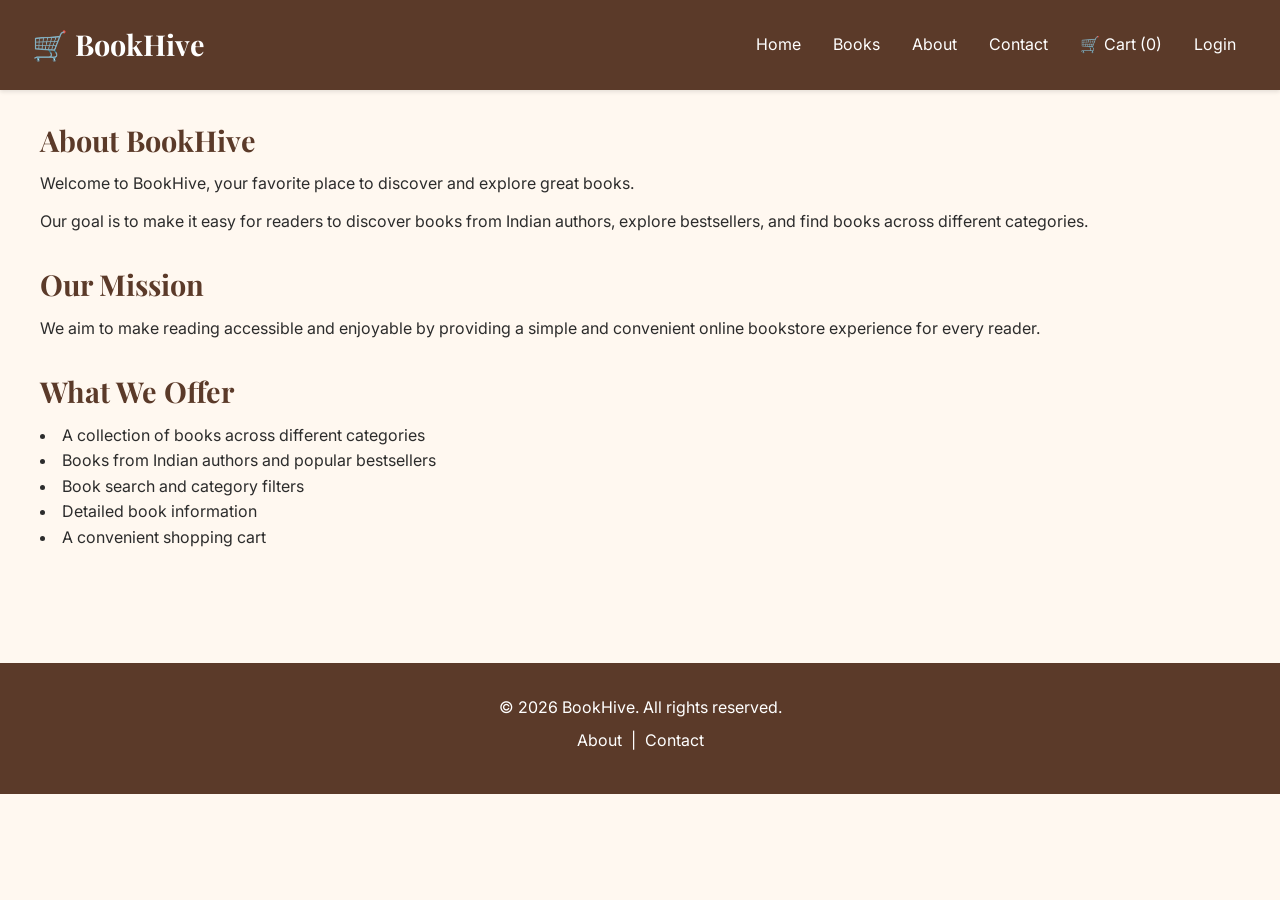
<file: about.html>
<!DOCTYPE html>
<html lang="en">
<head>
<link href="https://fonts.googleapis.com/css2?family=Inter:wght@400;500;600;700&family=Playfair+Display:wght@400;500;600;700&display=swap" rel="stylesheet">
<link rel="stylesheet" href="css/style.css">
<link rel="stylesheet" href="css/responsive.css">
    <meta charset="UTF-8">
    <meta name="viewport" content="width=device-width, initial-scale=1.0">
    <title>About Us - BookHive</title>

    <link rel="stylesheet" href="css/style.css">
    <link rel="stylesheet" href="css/responsive.css">
</head>
<body>

    <!-- HEADER WITH NAVIGATION -->
    <header>
        <h1>🛒 BookHive</h1>

        <nav>
            <a href="index.html">Home</a>
            <a href="books.html">Books</a>
            <a href="about.html">About</a>
            <a href="contact.html">Contact</a>
            <a href="cart.html">🛒 Cart (0)</a>
            <a href="login.html">Login</a>
        </nav>
    </header>

    <!-- MAIN CONTENT -->
    <main>
        <section class="about-section">
            <h2>About BookHive</h2>

            <p>
                Welcome to BookHive, your favorite place to discover
                and explore great books.
            </p>

            <p>
                Our goal is to make it easy for readers to discover
                books from Indian authors, explore bestsellers, and
                find books across different categories.
            </p>
        </section>

        <section class="about-section">
            <h2>Our Mission</h2>

            <p>
                We aim to make reading accessible and enjoyable by
                providing a simple and convenient online bookstore
                experience for every reader.
            </p>
        </section>

        <section class="about-section">
            <h2>What We Offer</h2>

            <ul>
                <li>A collection of books across different categories</li>
                <li>Books from Indian authors and popular bestsellers</li>
                <li>Book search and category filters</li>
                <li>Detailed book information</li>
                <li>A convenient shopping cart</li>
            </ul>
        </section>
    </main>

    <!-- FOOTER -->
    <footer>
        <p>&copy; 2026 BookHive. All rights reserved.</p>

        <p>
            <a href="about.html">About</a> |
            <a href="contact.html">Contact</a>
        </p>
    </footer>

</body>
</html>
</file>
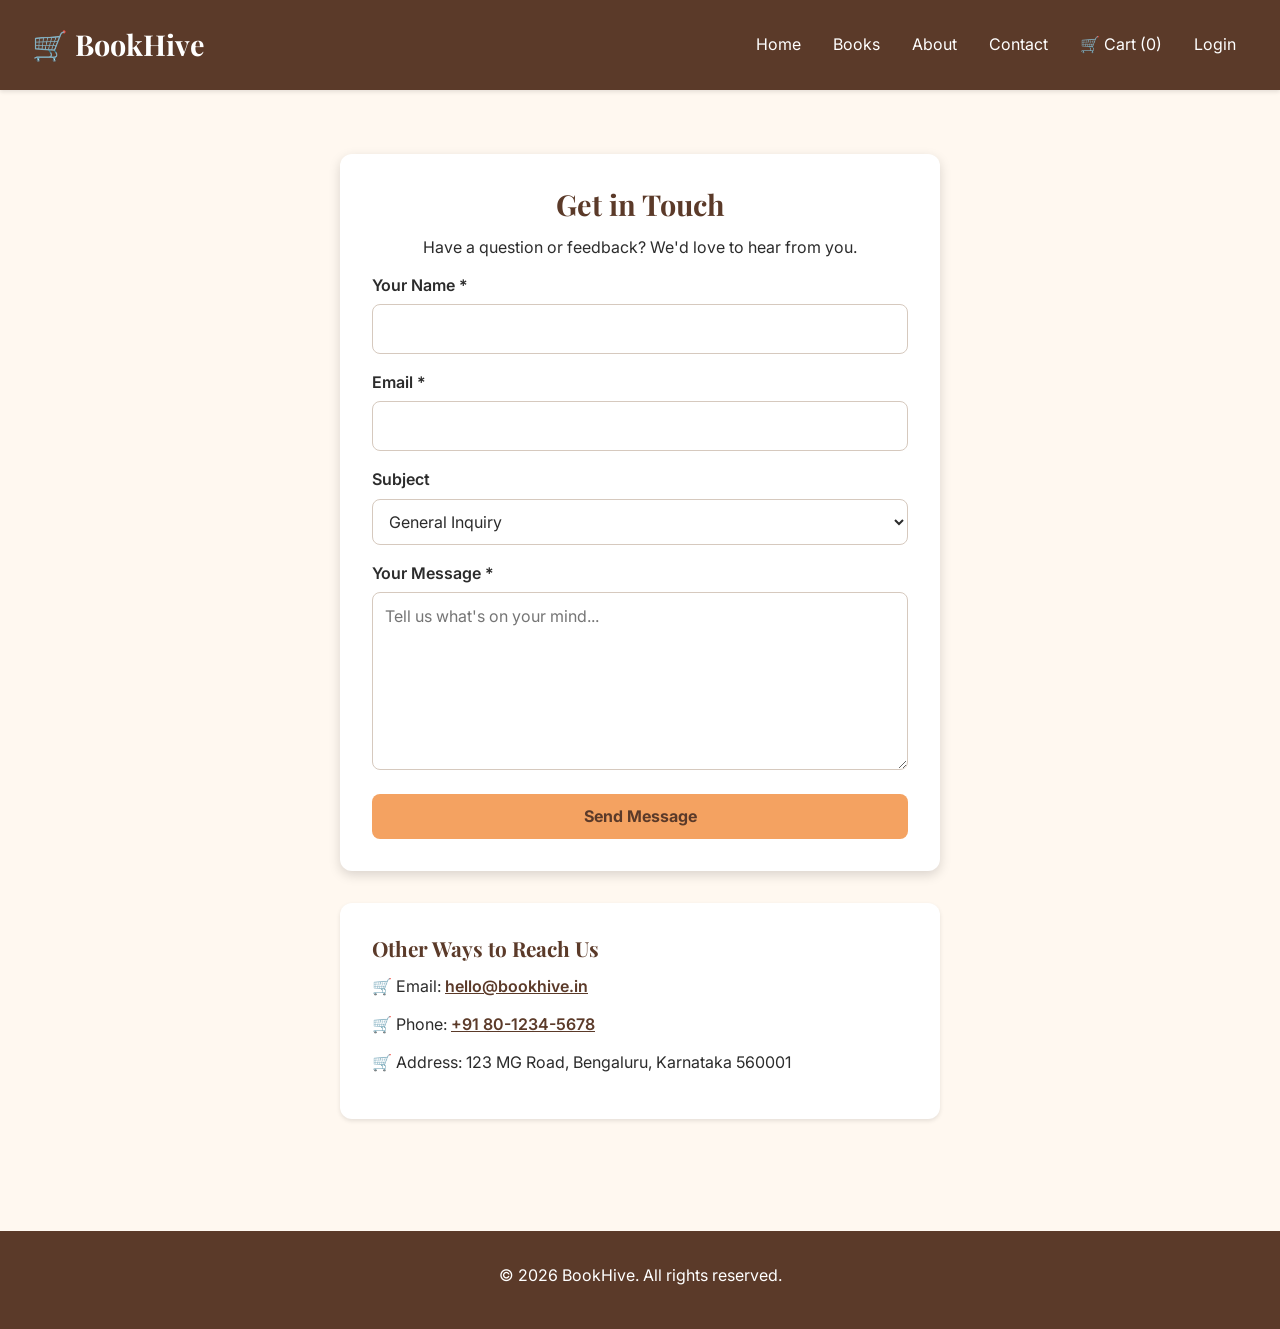
<file: contact.html>
<!DOCTYPE html>
<html lang="en">
<head>
<link href="https://fonts.googleapis.com/css2?family=Inter:wght@400;500;600;700&family=Playfair+Display:wght@400;500;600;700&display=swap" rel="stylesheet">
<link rel="stylesheet" href="css/style.css">
<link rel="stylesheet" href="css/responsive.css">
    <meta charset="UTF-8">
    <meta name="viewport" content="width=device-width, initial-scale=1.0">
    <title>Contact Us - BookHive</title>
</head>
<body>

    <header>
        <h1>🛒 BookHive</h1>
        <nav>
            <a href="index.html">Home</a>
            <a href="books.html">Books</a>
            <a href="about.html">About</a>
            <a href="contact.html">Contact</a>
            <a href="cart.html">🛒 Cart (0)</a>
            <a href="login.html">Login</a>
        </nav>
    </header>

    <main>
        <section class="contact-section">
            <h2>Get in Touch</h2>
            <p>Have a question or feedback? We'd love to hear from you.</p>

            <form action="#" method="POST" class="contact-form">

                <div class="form-group">
                    <label for="name">Your Name *</label>
                    <input type="text" id="name" name="name" required>
                </div>

                <div class="form-group">
                    <label for="email">Email *</label>
                    <input type="email" id="email" name="email" required>
                </div>

                <div class="form-group">
                    <label for="subject">Subject</label>
                    <select id="subject" name="subject">
                        <option value="general">General Inquiry</option>
                        <option value="order">Order Issue</option>
                        <option value="suggestion">Book Suggestion</option>
                        <option value="partnership">Partnership</option>
                    </select>
                </div>

                <div class="form-group">
                    <label for="message">Your Message *</label>
                    <textarea
                        id="message"
                        name="message"
                        rows="6"
                        placeholder="Tell us what's on your mind..."
                        required
                    ></textarea>
                </div>

                <button type="submit" class="btn-primary">
                    Send Message
                </button>

            </form>
        </section>

        <section class="contact-info">
            <h3>Other Ways to Reach Us</h3>

            <p>🛒 Email:
                <a href="mailto:hello@bookhive.in">
                    hello@bookhive.in
                </a>
            </p>

            <p>🛒 Phone:
                <a href="tel:+918012345678">
                    +91 80-1234-5678
                </a>
            </p>

            <p>🛒 Address: 123 MG Road, Bengaluru, Karnataka 560001</p>
        </section>
    </main>

    <footer>
        <p>&copy; 2026 BookHive. All rights reserved.</p>
    </footer>

</body>
</html>
</file>
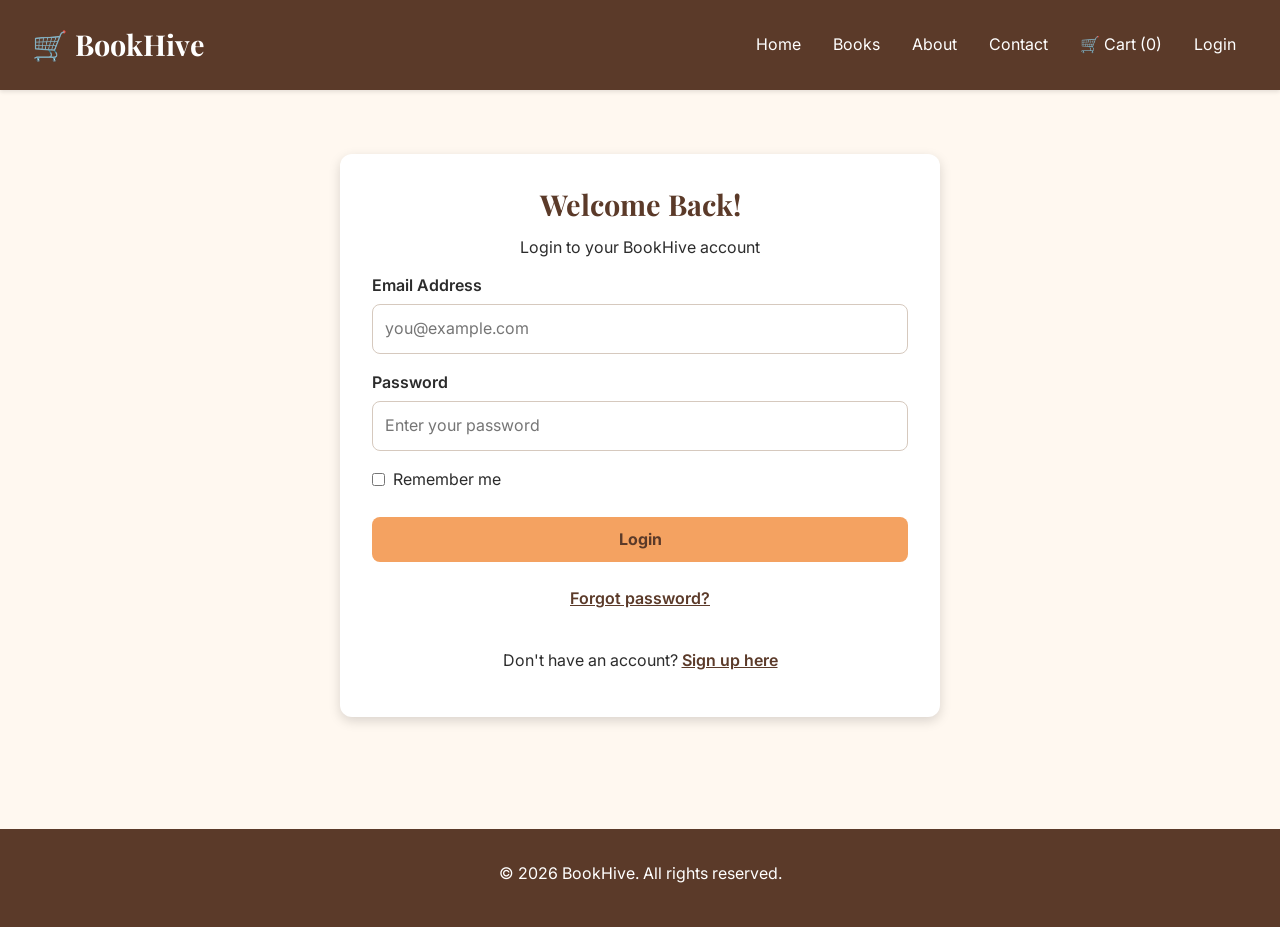
<file: login.html>
<!DOCTYPE html>
<html lang="en">
<head>
<link href="https://fonts.googleapis.com/css2?family=Inter:wght@400;500;600;700&family=Playfair+Display:wght@400;500;600;700&display=swap" rel="stylesheet">
<link rel="stylesheet" href="css/style.css">
<link rel="stylesheet" href="css/responsive.css">
    <meta charset="UTF-8">
    <meta name="viewport" content="width=device-width, initial-scale=1.0">
    <title>Login - BookHive</title>
</head>
<body>

    <!-- Header -->
    <header>
        <h1>🛒 BookHive</h1>
        <nav>
            <a href="index.html">Home</a>
            <a href="books.html">Books</a>
            <a href="about.html">About</a>
            <a href="contact.html">Contact</a>
            <a href="cart.html">🛒 Cart (0)</a>
            <a href="login.html">Login</a>
        </nav>
    </header>

    <!-- Login Form -->
    <main>
        <section class="form-section">
            <h2>Welcome Back!</h2>
            <p>Login to your BookHive account</p>

            <form action="#" method="POST" class="login-form">

                <!-- Email field -->
                <div class="form-group">
                    <label for="email">Email Address</label>
                    <input
                        type="email"
                        id="email"
                        name="email"
                        placeholder="you@example.com"
                        required
                    >
                </div>

                <!-- Password field -->
                <div class="form-group">
                    <label for="password">Password</label>
                    <input
                        type="password"
                        id="password"
                        name="password"
                        placeholder="Enter your password"
                        minlength="6"
                        required
                    >
                </div>

                <!-- Remember me checkbox -->
                <div class="form-group checkbox-group">
                    <input type="checkbox" id="remember" name="remember">
                    <label for="remember">Remember me</label>
                </div>

                <!-- Login button -->
                <button type="submit" class="btn-primary">Login</button>

                <!-- Forgot password -->
                <p class="form-link">
                    <a href="#">Forgot password?</a>
                </p>

                <!-- Signup link -->
                <p class="form-link">
                    Don't have an account?
                    <a href="signup.html">Sign up here</a>
                </p>

            </form>
        </section>
    </main>

    <!-- Footer -->
    <footer>
        <p>&copy; 2026 BookHive. All rights reserved.</p>
    </footer>

</body>
</html>
</file>
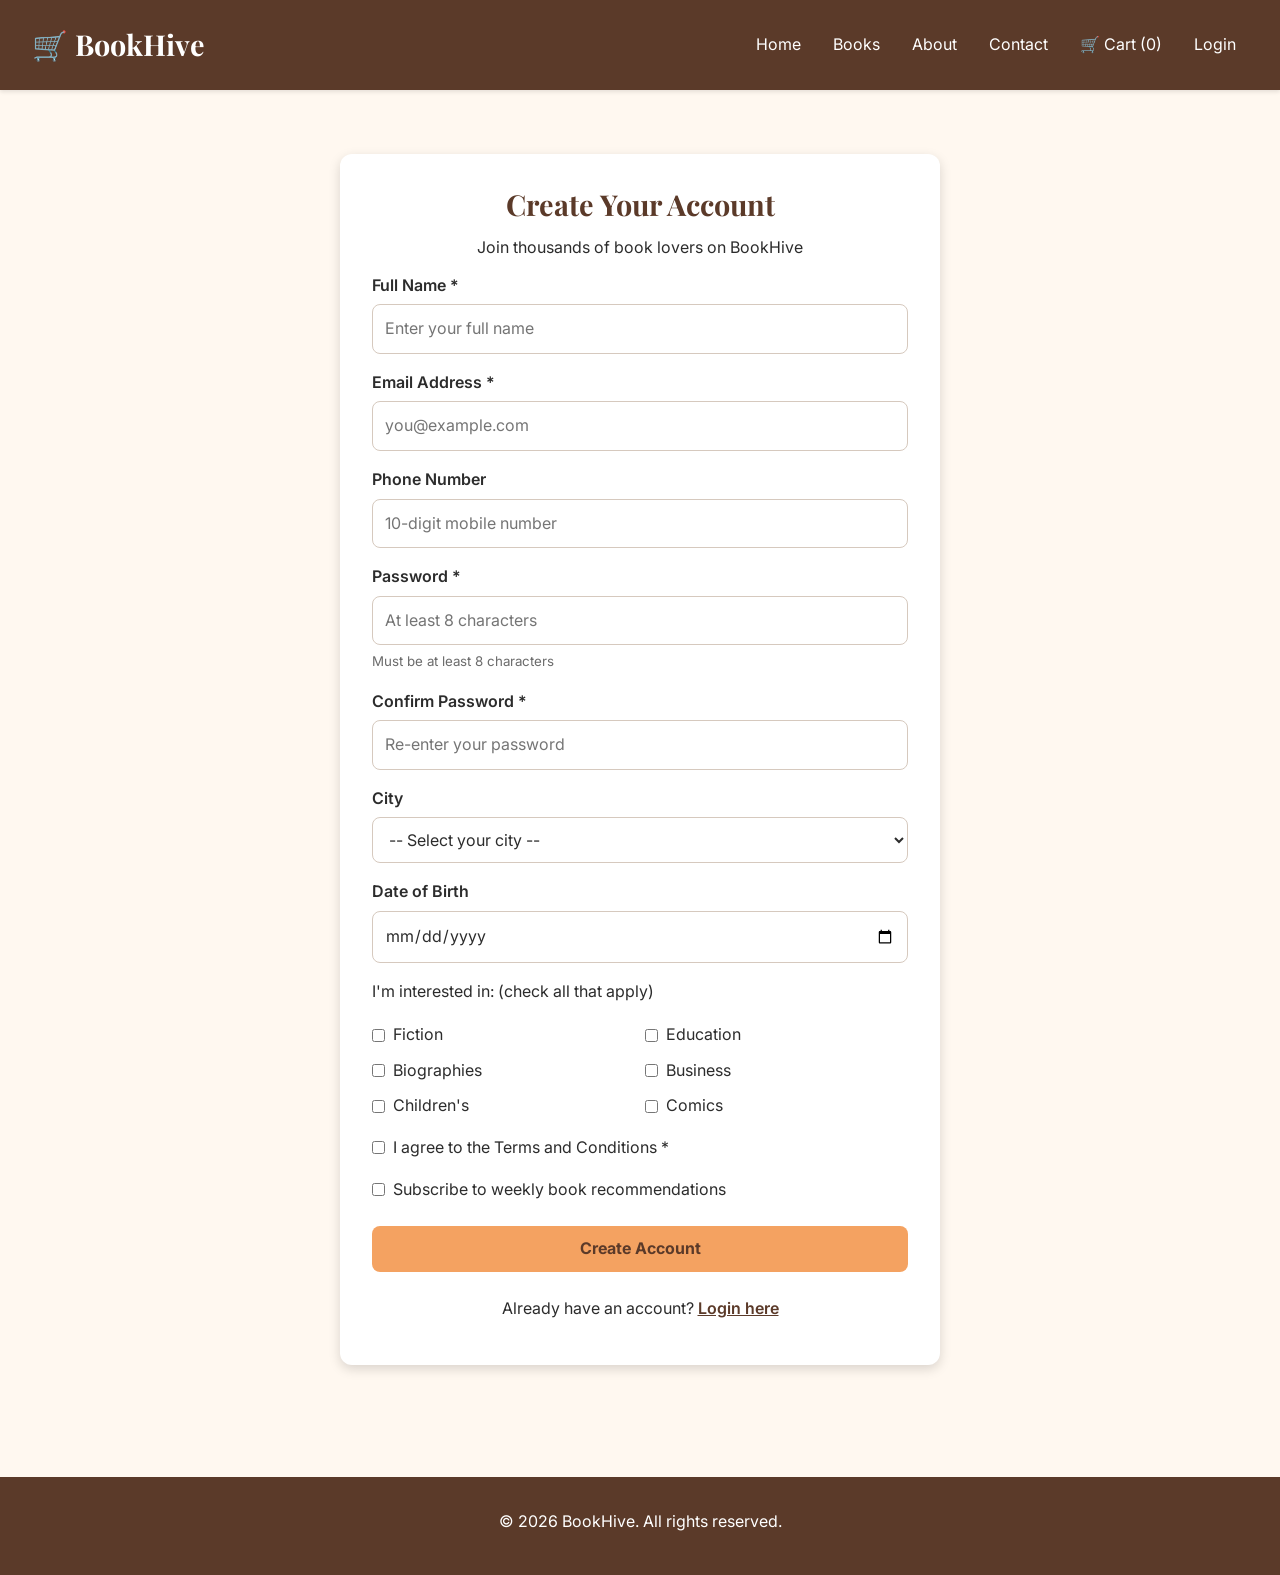
<file: signup.html>
<!DOCTYPE html>
<html lang="en">
<head>
<link href="https://fonts.googleapis.com/css2?family=Inter:wght@400;500;600;700&family=Playfair+Display:wght@400;500;600;700&display=swap" rel="stylesheet">
<link rel="stylesheet" href="css/style.css">
<link rel="stylesheet" href="css/responsive.css">
    <meta charset="UTF-8">
    <meta name="viewport" content="width=device-width, initial-scale=1.0">
    <title>Sign Up - BookHive</title>
</head>
<body>

    <!-- Header -->
    <header>
        <h1>🛒 BookHive</h1>
        <nav>
            <a href="index.html">Home</a>
            <a href="books.html">Books</a>
            <a href="about.html">About</a>
            <a href="contact.html">Contact</a>
            <a href="cart.html">🛒 Cart (0)</a>
            <a href="login.html">Login</a>
        </nav>
    </header>

    <!-- Signup Form -->
    <main>
        <section class="form-section">
            <h2>Create Your Account</h2>
            <p>Join thousands of book lovers on BookHive</p>

            <form action="#" method="POST" class="signup-form">

                <!-- Full Name -->
                <div class="form-group">
                    <label for="fullname">Full Name *</label>
                    <input
                        type="text"
                        id="fullname"
                        name="fullname"
                        placeholder="Enter your full name"
                        required
                        minlength="3"
                    >
                </div>

                <!-- Email -->
                <div class="form-group">
                    <label for="email">Email Address *</label>
                    <input
                        type="email"
                        id="email"
                        name="email"
                        placeholder="you@example.com"
                        required
                    >
                </div>

                <!-- Phone Number -->
                <div class="form-group">
                    <label for="phone">Phone Number</label>
                    <input
                        type="tel"
                        id="phone"
                        name="phone"
                        placeholder="10-digit mobile number"
                        pattern="[0-9]{10}"
                    >
                </div>

                <!-- Password -->
                <div class="form-group">
                    <label for="password">Password *</label>
                    <input
                        type="password"
                        id="password"
                        name="password"
                        placeholder="At least 8 characters"
                        minlength="8"
                        required
                    >
                    <small>Must be at least 8 characters</small>
                </div>

                <!-- Confirm Password -->
                <div class="form-group">
                    <label for="confirm-password">Confirm Password *</label>
                    <input
                        type="password"
                        id="confirm-password"
                        name="confirm-password"
                        placeholder="Re-enter your password"
                        required
                    >
                </div>

                <!-- City -->
                <div class="form-group">
                    <label for="city">City</label>
                    <select id="city" name="city">
                        <option value="">-- Select your city --</option>
                        <option value="bengaluru">Bengaluru</option>
                        <option value="mumbai">Mumbai</option>
                        <option value="delhi">Delhi</option>
                        <option value="hyderabad">Hyderabad</option>
                        <option value="chennai">Chennai</option>
                        <option value="pune">Pune</option>
                        <option value="kolkata">Kolkata</option>
                    </select>
                </div>

                <!-- Date of Birth -->
                <div class="form-group">
                    <label for="dob">Date of Birth</label>
                    <input type="date" id="dob" name="dob">
                </div>

                <!-- Interests -->
                <div class="form-group">
                    <p>I'm interested in: (check all that apply)</p>

                    <div class="checkbox-grid">
                        <label>
                            <input type="checkbox" name="interests" value="fiction">
                            Fiction
                        </label>

                        <label>
                            <input type="checkbox" name="interests" value="education">
                            Education
                        </label>

                        <label>
                            <input type="checkbox" name="interests" value="biography">
                            Biographies
                        </label>

                        <label>
                            <input type="checkbox" name="interests" value="business">
                            Business
                        </label>

                        <label>
                            <input type="checkbox" name="interests" value="children">
                            Children's
                        </label>

                        <label>
                            <input type="checkbox" name="interests" value="comics">
                            Comics
                        </label>
                    </div>
                </div>

                <!-- Terms and Conditions -->
                <div class="form-group checkbox-group">
                    <input type="checkbox" id="terms" name="terms" required>
                    <label for="terms">
                        I agree to the Terms and Conditions *
                    </label>
                </div>

                <!-- Newsletter -->
                <div class="form-group checkbox-group">
                    <input type="checkbox" id="newsletter" name="newsletter">
                    <label for="newsletter">
                        Subscribe to weekly book recommendations
                    </label>
                </div>

                <!-- Submit Button -->
                <button type="submit" class="btn-primary">
                    Create Account
                </button>

                <!-- Login Link -->
                <p class="form-link">
                    Already have an account?
                    <a href="login.html">Login here</a>
                </p>

            </form>
        </section>
    </main>

    <!-- Footer -->
    <footer>
        <p>&copy; 2026 BookHive. All rights reserved.</p>
    </footer>

</body>
</html>
</file>
<file: css/style.css>
/* =========================================
   BOOKHIVE - MAIN STYLESHEET
   Based on the BookHive Project Teaching Guide
   ========================================= */


/* =========================================
   1. CSS RESET
   ========================================= */

* {
    margin: 0;
    padding: 0;
    box-sizing: border-box;
}

html {
    font-size: 16px;
    scroll-behavior: smooth;
}

body {
    font-family: 'Inter', Arial, sans-serif;
    color: #2C2C2C;
    background-color: #FFF8F0;
    line-height: 1.6;
}

img {
    max-width: 100%;
    display: block;
}

a {
    color: inherit;
    text-decoration: none;
}

button,
input,
select,
textarea {
    font: inherit;
}

button {
    cursor: pointer;
}

ul,
ol {
    list-style-position: inside;
}

h1,
h2,
h3,
h4 {
    font-family: 'Playfair Display', Georgia, serif;
    line-height: 1.3;
    margin-bottom: 12px;
}

p {
    margin-bottom: 12px;
}

section {
    margin-bottom: 32px;
}


/* =========================================
   2. CSS VARIABLES - BRAND COLOURS
   ========================================= */

:root {
    --primary: #5B3A29;
    --accent: #F4A261;
    --bg: #FFF8F0;
    --text-dark: #2C2C2C;
    --text-muted: #6B6B6B;
    --success: #2E7D32;
    --error: #C62828;
    --white: #FFFFFF;
    --light-gray: #F5F5F5;

    --space-xs: 0.5rem;
    --space-sm: 1rem;
    --space-md: 1.5rem;
    --space-lg: 2rem;
    --space-xl: 3rem;

    --border-radius: 8px;
    --max-width: 1200px;

    --shadow-sm: 0 2px 4px rgba(0, 0, 0, 0.1);
    --shadow-md: 0 4px 12px rgba(0, 0, 0, 0.15);
}


/* =========================================
   3. GENERAL LAYOUT
   ========================================= */

main {
    width: min(100% - 32px, var(--max-width));
    margin: 0 auto;
    padding: var(--space-lg) 0;
}

.page-header {
    text-align: center;
    padding: var(--space-lg) 0;
}

.page-header h2 {
    color: var(--primary);
    font-size: 2.2rem;
}

.page-header p {
    color: var(--text-muted);
}

h2 {
    color: var(--primary);
    font-size: 1.8rem;
}

h3 {
    font-size: 1.3rem;
}

small,
.muted {
    color: var(--text-muted);
}


/* =========================================
   4. HEADER AND NAVIGATION
   ========================================= */

header {
    background-color: var(--primary);
    color: var(--white);
    padding: var(--space-md) var(--space-lg);
    box-shadow: var(--shadow-sm);
    position: sticky;
    top: 0;
    z-index: 100;
    display: flex;
    justify-content: space-between;
    align-items: center;
    gap: var(--space-md);
    flex-wrap: wrap;
}

header h1 {
    margin-bottom: 0;
    font-size: 1.8rem;
}

nav {
    display: flex;
    align-items: center;
    justify-content: center;
    gap: 8px;
    flex-wrap: wrap;
}

nav a {
    color: var(--white);
    padding: 8px 12px;
    border-radius: var(--border-radius);
    transition: background-color 0.3s ease,
                color 0.3s ease;
}

nav a:hover,
nav a:focus-visible {
    background-color: var(--accent);
    color: var(--primary);
}


/* =========================================
   5. HERO SECTION - HOME PAGE
   ========================================= */

.hero {
    min-height: 320px;
    padding: 64px 24px;
    border-radius: 12px;
    text-align: center;
    color: var(--white);
    background: linear-gradient(
        135deg,
        var(--primary),
        #8B5E3C
    );
    display: flex;
    flex-direction: column;
    align-items: center;
    justify-content: center;
    gap: 12px;
    animation: fadeIn 0.8s ease;
}

.hero h2 {
    color: var(--white);
    font-size: clamp(2rem, 5vw, 3.2rem);
    margin-bottom: 0;
}

.hero p {
    font-size: 1.1rem;
    max-width: 650px;
}

.hero .btn {
    margin-top: 8px;
}


/* =========================================
   6. BUTTONS
   ========================================= */

.btn,
.btn-primary,
.btn-secondary,
button {
    border: none;
    border-radius: var(--border-radius);
    padding: 10px 18px;
    transition: background-color 0.3s ease,
                transform 0.3s ease,
                box-shadow 0.3s ease;
}

.btn,
.btn-primary {
    display: inline-block;
    background-color: var(--accent);
    color: var(--primary);
    font-weight: 700;
    text-align: center;
}

.btn:hover,
.btn-primary:hover {
    background-color: #E88B3D;
    transform: translateY(-2px);
    box-shadow: var(--shadow-sm);
}

.btn-secondary {
    display: inline-block;
    background-color: var(--primary);
    color: var(--white);
    text-align: center;
}

.btn-secondary:hover {
    background-color: #754A32;
    transform: translateY(-2px);
}

button:focus-visible,
a:focus-visible,
input:focus-visible,
select:focus-visible,
textarea:focus-visible {
    outline: 3px solid var(--accent);
    outline-offset: 3px;
}


/* =========================================
   7. FEATURED BOOKS AND BOOK CARDS
   ========================================= */

.featured {
    padding: var(--space-lg) 0;
}

.featured > h2,
.categories > h2 {
    text-align: center;
    margin-bottom: var(--space-lg);
}

.featured,
.books-grid {
    display: grid;
    grid-template-columns: repeat(
        auto-fit,
        minmax(220px, 1fr)
    );
    gap: var(--space-md);
}

.featured > h2 {
    grid-column: 1 / -1;
}

.book-card {
    background-color: var(--white);
    border: 1px solid #E8DED5;
    border-radius: 12px;
    padding: var(--space-md);
    box-shadow: var(--shadow-sm);
    display: flex;
    flex-direction: column;
    align-items: flex-start;
    gap: 8px;
    transition: transform 0.3s ease,
                box-shadow 0.3s ease;
    animation: fadeIn 0.6s ease;
}

.book-card:hover {
    transform: translateY(-5px);
    box-shadow: var(--shadow-md);
}

.book-card img {
    width: 100%;
    height: 240px;
    object-fit: contain;
    background-color: #FAF5EF;
    border-radius: var(--border-radius);
    margin-bottom: 8px;
}

.book-card h3 {
    color: var(--primary);
    font-size: 1.2rem;
    margin-bottom: 0;
}

.book-card p {
    margin-bottom: 4px;
}

.book-card .author {
    color: var(--text-muted);
}

.book-card .rating {
    color: #B7791F;
    font-size: 0.9rem;
}

.book-card .price,
.price {
    color: var(--primary);
    font-size: 1.2rem;
    font-weight: 700;
}

.book-card button,
.book-card .btn-primary {
    width: 100%;
    margin-top: auto;
}

.sale-tag {
    background-color: var(--error);
    color: var(--white);
    padding: 4px 8px;
    border-radius: 4px;
    font-size: 0.8rem;
    display: inline-block;
    animation: pulse 2s infinite;
}


/* =========================================
   8. CATEGORIES
   ========================================= */

.categories {
    padding: var(--space-lg) 0;
}

.categories > h2 {
    text-align: center;
}

.categories,
.categories-quick .category-list {
    display: flex;
    flex-wrap: wrap;
    gap: var(--space-md);
}

.categories > h2 {
    width: 100%;
}

.category {
    flex: 1 1 200px;
    background-color: var(--white);
    border: 1px solid #E8DED5;
    border-radius: var(--border-radius);
    padding: var(--space-md);
    text-align: center;
    box-shadow: var(--shadow-sm);
    transition: transform 0.3s ease;
}

.category:hover {
    transform: translateY(-4px);
}

.category h3 {
    color: var(--primary);
}


/* =========================================
   9. SEARCH AND FILTERS - BOOKS PAGE
   ========================================= */

.filters {
    background-color: var(--white);
    padding: var(--space-md);
    border-radius: var(--border-radius);
    box-shadow: var(--shadow-sm);
    display: flex;
    flex-wrap: wrap;
    justify-content: space-between;
    align-items: center;
    gap: var(--space-md);
    margin-bottom: var(--space-lg);
}

.search-box {
    display: flex;
    flex: 1 1 300px;
    gap: 8px;
}

.search-box input {
    flex: 1;
    min-width: 0;
}

.filter-controls {
    display: flex;
    flex-wrap: wrap;
    align-items: center;
    gap: 8px;
}

.filter-controls label {
    font-weight: 600;
}

.filter-controls select {
    width: auto;
    min-width: 130px;
}

.categories-quick {
    margin-bottom: var(--space-lg);
}

.categories-quick h3 {
    color: var(--primary);
}

.category-list {
    display: flex;
    flex-wrap: wrap;
    gap: 10px;
    padding: 0;
    list-style: none;
}

.category-list li a {
    display: inline-block;
    background-color: var(--white);
    border: 1px solid #E8DED5;
    color: var(--primary);
    padding: 8px 14px;
    border-radius: 20px;
    transition: background-color 0.3s ease;
}

.category-list li a:hover {
    background-color: var(--accent);
}


/* =========================================
   10. FORMS - LOGIN, SIGNUP AND CONTACT
   ========================================= */

.form-section,
.contact-section {
    width: min(100%, 600px);
    margin: var(--space-lg) auto;
    padding: var(--space-lg);
    background-color: var(--white);
    border-radius: 12px;
    box-shadow: var(--shadow-md);
}

.form-section > h2,
.form-section > p,
.contact-section > h2,
.contact-section > p {
    text-align: center;
}

.form-section > h2,
.contact-section > h2 {
    color: var(--primary);
}

.login-form,
.signup-form,
.contact-form {
    display: flex;
    flex-direction: column;
    gap: var(--space-sm);
}

.form-group {
    display: flex;
    flex-direction: column;
    gap: 6px;
}

.form-group label {
    font-weight: 600;
}

input,
select,
textarea {
    width: 100%;
    padding: 11px 12px;
    border: 1px solid #D6C9BE;
    border-radius: var(--border-radius);
    background-color: var(--white);
    color: var(--text-dark);
    transition: border-color 0.3s ease,
                box-shadow 0.3s ease;
}

input:focus,
select:focus,
textarea:focus {
    border-color: var(--primary);
    box-shadow: 0 0 0 3px rgba(91, 58, 41, 0.1);
    outline: none;
}

textarea {
    resize: vertical;
    min-height: 130px;
}

input[type="checkbox"] {
    width: auto;
    accent-color: var(--primary);
}

.checkbox-group {
    flex-direction: row;
    align-items: center;
    gap: 8px;
}

.checkbox-group label {
    font-weight: 400;
}

.checkbox-grid {
    display: grid;
    grid-template-columns: repeat(2, minmax(0, 1fr));
    gap: 10px;
}

.checkbox-grid label {
    display: flex;
    align-items: center;
    gap: 8px;
    font-weight: 400;
}

.form-group small {
    color: var(--text-muted);
}

.form-link {
    text-align: center;
    margin-top: 8px;
}

.form-link a,
.contact-info a {
    color: var(--primary);
    font-weight: 600;
    text-decoration: underline;
}

.form-link a:hover,
.contact-info a:hover {
    color: #A65D2E;
}

.login-form .btn-primary,
.signup-form .btn-primary,
.contact-form .btn-primary {
    width: 100%;
    margin-top: 8px;
}


/* =========================================
   11. CONTACT INFORMATION
   ========================================= */

.contact-info {
    width: min(100%, 600px);
    margin: var(--space-lg) auto;
    padding: var(--space-lg);
    background-color: var(--white);
    border-radius: 12px;
    box-shadow: var(--shadow-sm);
}

.contact-info h3 {
    color: var(--primary);
}

.contact-info p {
    overflow-wrap: anywhere;
}


/* =========================================
   12. BOOK DETAIL PAGE
   ========================================= */

.breadcrumb {
    margin-bottom: var(--space-md);
    color: var(--text-muted);
}

.breadcrumb ol {
    display: flex;
    flex-wrap: wrap;
    gap: 8px;
    list-style: none;
}

.breadcrumb li:not(:last-child)::after {
    content: ">";
    margin-left: 8px;
    color: var(--text-muted);
}

.breadcrumb a {
    color: var(--primary);
}

.book-detail {
    display: grid;
    grid-template-columns: minmax(220px, 350px) minmax(0, 1fr);
    gap: var(--space-xl);
    align-items: start;
    background-color: var(--white);
    padding: var(--space-lg);
    border-radius: 12px;
    box-shadow: var(--shadow-sm);
}

.book-detail > img,
.book-detail .book-cover {
    width: 100%;
    max-height: 460px;
    object-fit: contain;
    background-color: #FAF5EF;
    border-radius: var(--border-radius);
}

.book-info h2 {
    margin-bottom: 8px;
}

.book-info .author {
    color: var(--text-muted);
}

.book-info .rating {
    color: #B7791F;
}

.book-info .price {
    font-size: 1.6rem;
}

.book-info s {
    color: var(--text-muted);
    font-size: 1rem;
    font-weight: 400;
}

.book-details {
    display: grid;
    grid-template-columns: auto 1fr;
    gap: 8px 16px;
    margin: var(--space-md) 0;
}

.book-details dt {
    font-weight: 700;
}

.book-details dd {
    color: var(--text-muted);
    overflow-wrap: anywhere;
}

.purchase-actions {
    display: flex;
    flex-wrap: wrap;
    align-items: center;
    gap: 10px;
    margin-top: var(--space-md);
}

.purchase-actions label {
    font-weight: 600;
}

.purchase-actions input[type="number"] {
    width: 85px;
}

.purchase-actions button {
    flex: 1 1 130px;
}


/* =========================================
   13. CUSTOMER REVIEWS
   ========================================= */

.reviews {
    margin-top: var(--space-xl);
}

.reviews > h3 {
    color: var(--primary);
    margin-bottom: var(--space-md);
}

.review {
    background-color: var(--white);
    border-left: 4px solid var(--accent);
    border-radius: var(--border-radius);
    padding: var(--space-md);
    margin-bottom: var(--space-md);
    box-shadow: var(--shadow-sm);
}

.review h4 {
    color: var(--primary);
}

.review .reviewer {
    color: var(--text-muted);
    font-size: 0.9rem;
}


/* =========================================
   14. SHOPPING CART TABLE
   ========================================= */

.cart-section {
    width: 100%;
}

.cart-section h2 {
    margin-bottom: var(--space-lg);
}

.cart-table {
    width: 100%;
    border-collapse: collapse;
    background-color: var(--white);
    box-shadow: var(--shadow-sm);
    margin-bottom: var(--space-lg);
}

.cart-table th,
.cart-table td {
    padding: 14px;
    border: 1px solid #E8DED5;
    text-align: left;
    vertical-align: middle;
}

.cart-table th {
    background-color: var(--primary);
    color: var(--white);
}

.cart-table tbody tr:nth-child(even) {
    background-color: #FFF9F3;
}

.cart-table tbody tr:hover {
    background-color: #FFF0DF;
}

.cart-table img {
    width: 60px;
    height: 80px;
    object-fit: contain;
}

.cart-table .qty-input {
    width: 75px;
}

.cart-table tfoot {
    font-weight: 700;
    background-color: #F8EDE2;
}

.remove-btn {
    background-color: var(--error);
    color: var(--white);
    padding: 7px 10px;
}

.remove-btn:hover {
    background-color: #A51F1F;
}


/* =========================================
   15. ORDER SUMMARY
   ========================================= */

.order-summary {
    width: min(100%, 400px);
    margin-left: auto;
    padding: var(--space-lg);
    background-color: var(--white);
    border-radius: 12px;
    box-shadow: var(--shadow-md);
}

.order-summary h3 {
    color: var(--primary);
    margin-bottom: var(--space-md);
}

.order-summary dl {
    display: grid;
    grid-template-columns: 1fr auto;
    gap: 12px;
    margin-bottom: var(--space-lg);
}

.order-summary dd {
    text-align: right;
}

.order-summary .btn-primary,
.order-summary .btn-secondary {
    display: block;
    width: 100%;
    margin-top: 10px;
}


/* =========================================
   16. FOOTER
   ========================================= */

footer {
    background-color: var(--primary);
    color: var(--white);
    padding: var(--space-lg);
    text-align: center;
    margin-top: var(--space-xl);
}

footer p {
    margin-bottom: 8px;
}

footer a {
    color: var(--white);
    margin: 0 5px;
}

footer a:hover {
    color: var(--accent);
    text-decoration: underline;
}


/* =========================================
   17. LOADING SPINNER
   ========================================= */

@keyframes spin {
    from {
        transform: rotate(0deg);
    }

    to {
        transform: rotate(360deg);
    }
}

.spinner {
    width: 40px;
    height: 40px;
    border: 4px solid #F3F3F3;
    border-top-color: var(--primary);
    border-radius: 50%;
    animation: spin 1s linear infinite;
    margin: var(--space-lg) auto;
}


/* =========================================
   18. OTHER ANIMATIONS
   ========================================= */

@keyframes fadeIn {
    from {
        opacity: 0;
        transform: translateY(12px);
    }

    to {
        opacity: 1;
        transform: translateY(0);
    }
}

@keyframes pulse {
    0%,
    100% {
        opacity: 1;
    }

    50% {
        opacity: 0.7;
    }
}


/* =========================================
   19. TABLET RESPONSIVE DESIGN
   ========================================= */

@media (max-width: 768px) {
    header {
        flex-direction: column;
        text-align: center;
        padding: var(--space-md);
    }

    nav {
        width: 100%;
    }

    nav a {
        padding: 8px 10px;
    }

    .hero {
        min-height: 280px;
        padding: var(--space-xl) var(--space-md);
    }

    .filters {
        flex-direction: column;
        align-items: stretch;
    }

    .filter-controls {
        justify-content: flex-start;
    }

    .book-detail {
        grid-template-columns: 1fr;
        gap: var(--space-lg);
    }

    .book-detail > img,
    .book-detail .book-cover {
        max-width: 300px;
        margin: 0 auto;
    }

    .cart-table th,
    .cart-table td {
        padding: 8px;
    }

    .order-summary {
        margin-left: 0;
    }
}


/* =========================================
   20. MOBILE RESPONSIVE DESIGN
   ========================================= */

@media (max-width: 480px) {
    html {
        font-size: 15px;
    }

    main {
        width: min(100% - 20px, var(--max-width));
        padding: var(--space-md) 0;
    }

    header h1 {
        font-size: 1.5rem;
    }

    nav {
        gap: 4px;
    }

    nav a {
        padding: 6px 8px;
        font-size: 0.9rem;
    }

    .hero {
        min-height: 240px;
        padding: var(--space-lg) 12px;
    }

    .hero h2 {
        font-size: 2rem;
    }

    .featured,
    .books-grid {
        grid-template-columns: 1fr;
    }

    .book-card img {
        height: 220px;
    }

    .form-section,
    .contact-section,
    .contact-info {
        padding: var(--space-md);
    }

    .checkbox-grid {
        grid-template-columns: 1fr;
    }

    .filter-controls {
        flex-direction: column;
        align-items: stretch;
    }

    .filter-controls select {
        width: 100%;
    }

    .search-box {
        flex-direction: column;
    }

    .search-box button {
        width: 100%;
    }

    .book-details {
        grid-template-columns: 1fr;
        gap: 2px;
    }

    .book-details dd {
        margin-bottom: 8px;
    }

    .purchase-actions {
        align-items: stretch;
    }

    .purchase-actions label {
        width: 100%;
    }

    .purchase-actions input[type="number"] {
        width: 100%;
    }

    /* Allow the cart table to scroll on small screens */
    .cart-section {
        overflow-x: auto;
    }

    .cart-table {
        min-width: 650px;
    }

    .order-summary {
        width: 100%;
    }

    footer {
        padding: var(--space-md);
    }
}


/* =========================================
   21. ACCESSIBILITY: REDUCE ANIMATIONS
   ========================================= */

@media (prefers-reduced-motion: reduce) {
    *,
    *::before,
    *::after {
        scroll-behavior: auto !important;
        animation-duration: 0.01ms !important;
        animation-iteration-count: 1 !important;
        transition-duration: 0.01ms !important;
    }
}
</file>
<file: css/responsive.css>
/* ===========================
   RESPONSIVE DESIGN
   BookHive
   Based on PDF pages 57-62
   =========================== */


/* ===========================
   TABLET (768px and below)
   =========================== */

@media (max-width: 768px) {

    /* Header - stack on mobile */
    header {
        flex-direction: column;
        text-align: center;
        gap: var(--space-sm);
    }

    header h1 {
        font-size: 1.5rem;
    }

    nav {
        justify-content: center;
        gap: var(--space-xs);
    }

    nav a {
        font-size: 0.9rem;
        padding: 4px 8px;
    }

    /* Hero - smaller text */
    .hero h2 {
        font-size: 2rem;
    }

    .hero p {
        font-size: 1rem;
    }

    .hero {
        padding: var(--space-lg) var(--space-md);
        min-height: 300px;
    }

    /* Featured books - tighter grid */
    .featured h2 {
        font-size: 2rem;
    }

    /* Filters - stack on mobile */
    .filter-controls {
        flex-direction: column;
    }

    /* Cart table - hide some columns on mobile */
    .cart-table thead {
        display: none;
    }

    .cart-table tbody tr {
        display: block;
        margin-bottom: var(--space-md);
        background: var(--white);
        padding: var(--space-md);
        border-radius: var(--border-radius);
    }

    .cart-table td {
        display: block;
        text-align: left;
        padding: var(--space-xs) 0;
    }
}


/* ===========================
   MOBILE (480px and below)
   =========================== */

@media (max-width: 480px) {

    /* Even tighter on phones */
    header h1 {
        font-size: 1.25rem;
    }

    .hero h2 {
        font-size: 1.5rem;
    }

    .book-card img {
        height: 180px;
    }

    .footer-content {
        flex-direction: column;
        text-align: center;
    }
}


/* ===========================
   LARGE DESKTOPS (1400px+)
   =========================== */

@media (min-width: 1400px) {

    .hero h2 {
        font-size: 4rem;
    }

    .featured h2,
    .categories h2 {
        font-size: 3rem;
    }
}


/* ===========================
   ANIMATIONS
   Based on PDF pages 61-62
   =========================== */

/* Fade in on page load */
@keyframes fadeIn {
    from {
        opacity: 0;
        transform: translateY(20px);
    }

    to {
        opacity: 1;
        transform: translateY(0);
    }
}

.hero h2,
.hero p,
.hero .btn {
    animation: fadeIn 0.8s ease-out forwards;
}

.hero p {
    animation-delay: 0.2s;
    opacity: 0;
}

.hero .btn {
    animation-delay: 0.4s;
    opacity: 0;
}


/* Pulse for sale tags */
@keyframes pulse {
    0%,
    100% {
        transform: scale(1);
    }

    50% {
        transform: scale(1.05);
    }
}

.sale-tag {
    background: var(--error);
    color: var(--white);
    padding: 4px 8px;
    border-radius: 4px;
    font-size: 0.8rem;
    display: inline-block;
    animation: pulse 2s infinite;
}


/* Loading spinner */
@keyframes spin {
    from {
        transform: rotate(0deg);
    }

    to {
        transform: rotate(360deg);
    }
}

.spinner {
    width: 40px;
    height: 40px;
    border: 4px solid #f3f3f3;
    border-top-color: var(--primary);
    border-radius: 50%;
    animation: spin 1s linear infinite;
    margin: var(--space-lg) auto;
}
</file>
